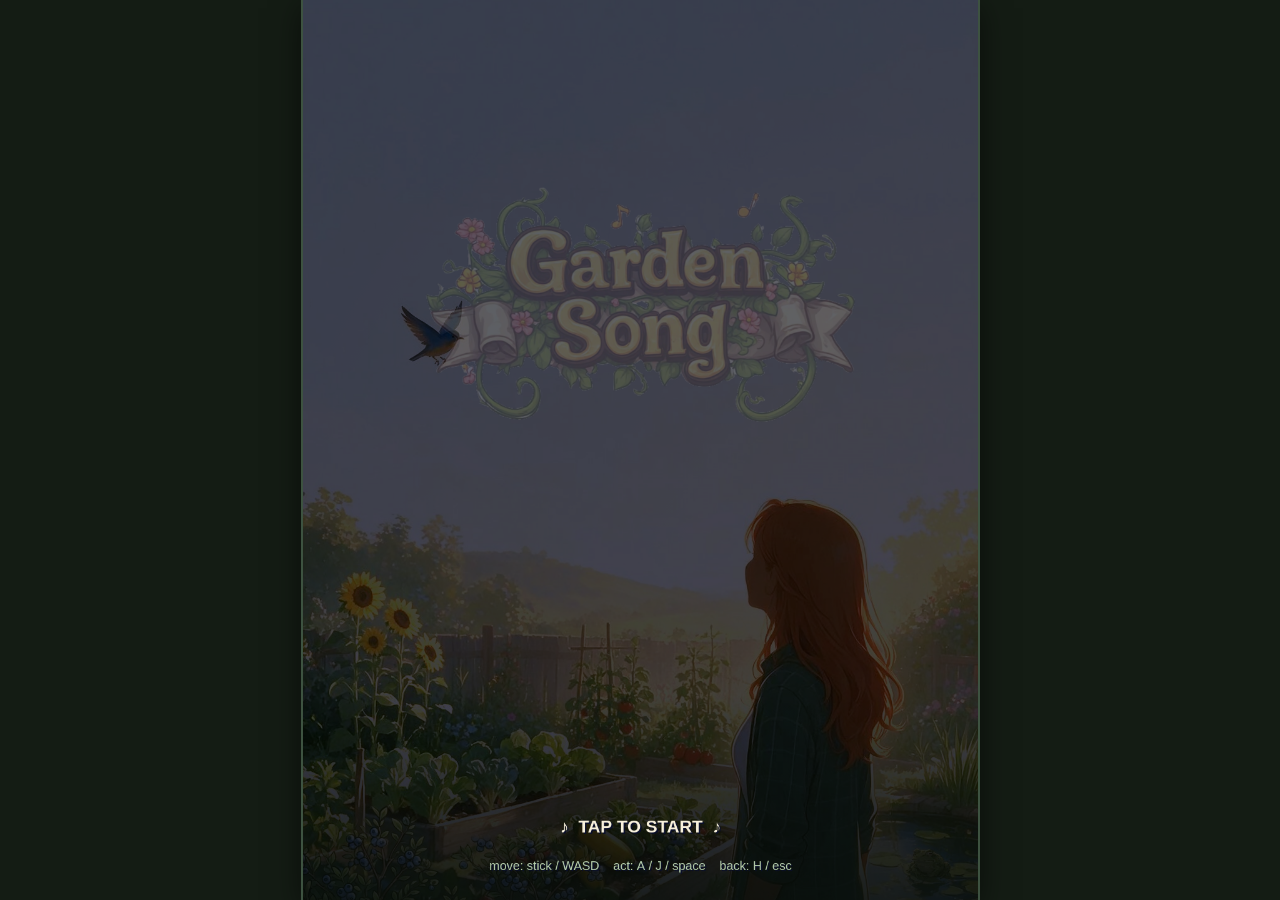
<file: index.html>
<!DOCTYPE html>
<html lang="en">
<head>
<meta charset="UTF-8">
<meta name="viewport" content="width=device-width,initial-scale=1,maximum-scale=1,user-scalable=no,viewport-fit=cover">
<meta name="theme-color" content="#1a2a1e">
<title>Kaitlyn's Garden Song</title>
<link rel="manifest" href="manifest.json">
<link rel="icon" href="assets/icons/icon-192.png">
<link rel="apple-touch-icon" href="assets/icons/icon-192.png">
<link rel="stylesheet" href="css/style.css">
</head>
<body>
<div id="wrap"><canvas id="c"></canvas></div>
<script src="js/assets.js"></script>
<script src="js/data/phrases.js"></script>
<script src="js/data/songs.js"></script>
<script src="js/data/art.js"></script>
<script src="js/data/run.js"></script>
<script src="js/data/sounds.js"></script>
<script src="js/data/effects.js"></script>
<script src="js/00-core.js"></script>
<script src="js/01-content.js"></script>
<script src="js/02-world.js"></script>
<script src="js/03-audio.js"></script>
<script src="js/04-state.js"></script>
<script src="js/05-input.js"></script>
<script src="js/06-overworld.js"></script>
<script src="js/07-hud.js"></script>
<script src="js/08-menu-seed.js"></script>
<script src="js/09-menu-shop.js"></script>
<script src="js/10-menu-pause.js"></script>
<script src="js/11-rhythm.js"></script>
<script src="js/12-battle.js"></script>
<script src="js/13-main.js"></script>
<script src="js/14-daytime.js"></script>
<script src="js/15-house.js"></script>
<script src="js/16-story.js"></script>
<script src="js/17-places.js"></script>
<script src="js/18-fishing.js"></script>
<script src="js/19-tiny.js"></script>
<script src="js/20-friends.js"></script>
<script src="js/21-hd.js"></script>
<script src="js/22-weather.js"></script>
<script src="js/23-requests.js"></script>
<script src="js/24-festivals.js"></script>
<script>
/* Offline support for the published game. On this computer (python serve.py) it is
   left off, and any old one removed, so every edit loads fresh and nothing is cached. */
if('serviceWorker' in navigator){
  if(/^(localhost|127(\.\d+){3}|\[::1\])$/.test(location.hostname))
    navigator.serviceWorker.getRegistrations().then(rs=>rs.forEach(r=>r.unregister())).catch(()=>{});
  else addEventListener('load',()=>navigator.serviceWorker.register('sw.js').catch(()=>{}));
}
</script>
</body>
</html>
</file>
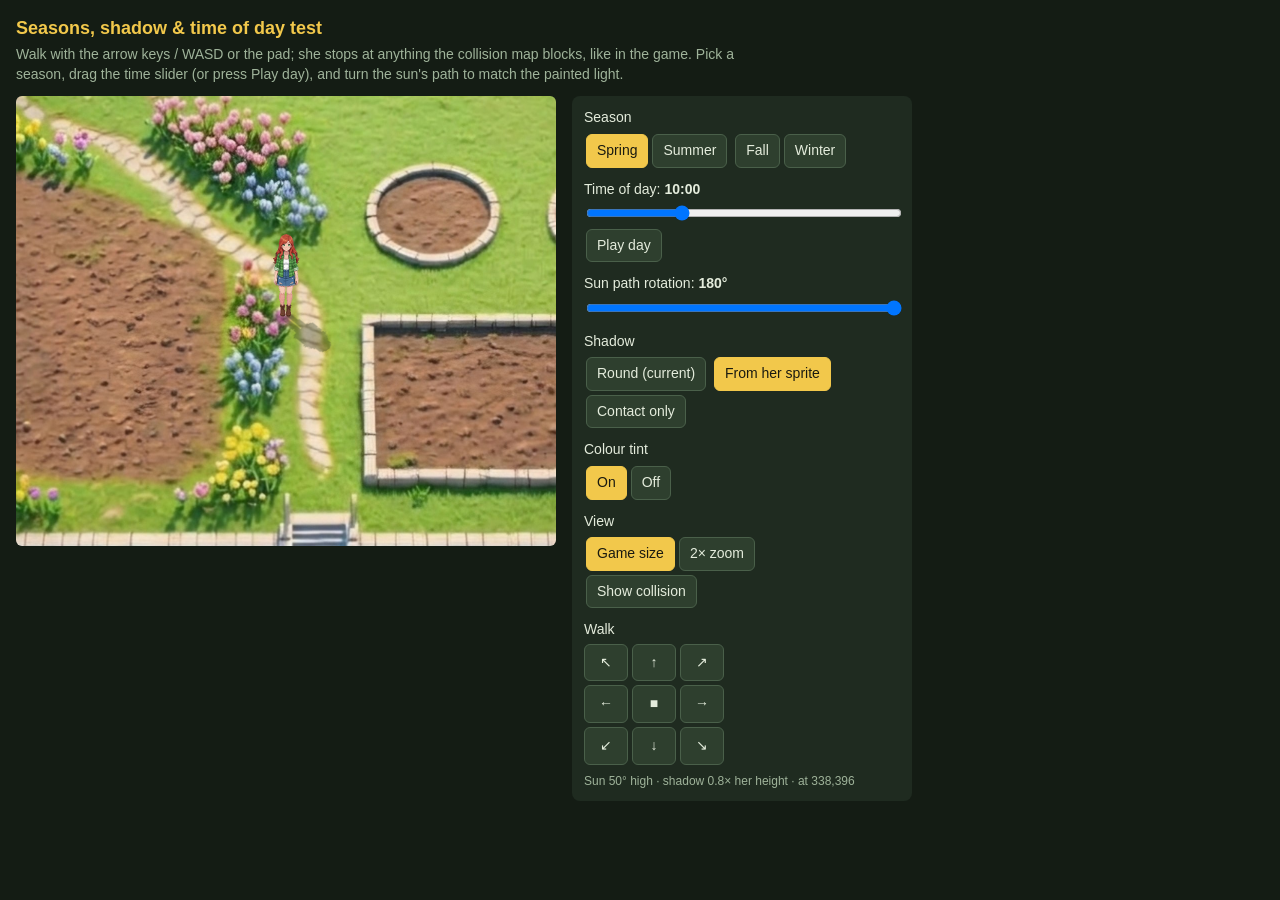
<file: tools/seasons-test.html>
<!DOCTYPE html>
<html lang="en">
<head>
<meta charset="UTF-8">
<meta name="viewport" content="width=device-width,initial-scale=1">
<title>Seasons Test</title>
<style>
  :root { --bg:#141c14; --panel:#1f2b20; --ink:#e4ecdc; --dim:#9fb39a; --accent:#f2c84b; }
  * { box-sizing:border-box; }
  body { margin:0; background:var(--bg); color:var(--ink); font:14px/1.4 Verdana, sans-serif; padding:16px; }
  h1 { font-size:18px; margin:0 0 4px; color:var(--accent); }
  p.note { margin:0 0 12px; color:var(--dim); max-width:720px; }
  .wrap { display:flex; gap:16px; flex-wrap:wrap; align-items:flex-start; }
  canvas { display:block; width:540px; max-width:100%; height:auto; border-radius:6px; background:#1b2418; touch-action:none; }
  .controls { background:var(--panel); border-radius:8px; padding:12px; width:340px; max-width:100%; }
  .controls label { display:block; margin:10px 0 4px; }
  .controls label:first-child { margin-top:0; }
  input[type=range] { width:100%; }
  button { background:#2e3f2e; color:var(--ink); border:1px solid #4a604a; border-radius:6px; padding:6px 10px; margin:2px; cursor:pointer; font:inherit; }
  button.on { background:var(--accent); color:#1a1a10; border-color:var(--accent); }
  .pad { display:grid; grid-template-columns:repeat(3,44px); gap:4px; margin-top:4px; }
  .pad button { margin:0; padding:8px 0; }
  .stat { color:var(--dim); font-size:12px; margin-top:8px; }
</style>
</head>
<body>
<h1>Seasons, shadow &amp; time of day test</h1>
<p class="note">Walk with the arrow keys / WASD or the pad; she stops at anything the collision map blocks, like in the game. Pick a season, drag the time slider (or press Play day), and turn the sun's path to match the painted light.</p>

<div class="wrap">
  <canvas id="c" width="1080" height="900"></canvas>
  <div class="controls">
    <label>Season</label>
    <div id="seasonopts">
      <button data-v="spring" class="on">Spring</button><button data-v="summer">Summer</button>
      <button data-v="fall">Fall</button><button data-v="winter">Winter</button>
    </div>

    <label for="hour">Time of day: <b id="hourv"></b></label>
    <input id="hour" type="range" min="5" max="22" step="0.05" value="10">
    <div id="playopts"><button data-v="play">Play day</button></div>

    <label for="rot">Sun path rotation: <b id="rotv"></b></label>
    <input id="rot" type="range" min="-180" max="180" step="5" value="180">

    <label>Shadow</label>
    <div id="shadowopts">
      <button data-v="round">Round (current)</button>
      <button data-v="sprite" class="on">From her sprite</button>
      <button data-v="contact">Contact only</button>
    </div>

    <label>Colour tint</label>
    <div id="tintopts"><button data-v="1" class="on">On</button><button data-v="0">Off</button></div>

    <label>View</label>
    <div id="zoomopts"><button data-v="1" class="on">Game size</button><button data-v="2">2× zoom</button></div>
    <div id="colopts"><button data-v="col">Show collision</button></div>

    <label>Walk</label>
    <div class="pad" id="pad"></div>
    <div class="stat" id="stat"></div>
  </div>
</div>

<script src="../js/assets.js"></script>
<script>
/* Same world, camera and scale as the game: a 720x720 logical world, a 360x300
   view, SC device px per logical px. Sprite cells are drawn 1:1 in device px with
   cell row AM.foot on her ground point, which is 12px below her position. */
const SC=3, LW=360, VIEW_H=300, WORLD_W=MAP_META.world, WORLD_H=MAP_META.world;
const AM=ANIM_META, WALK_CYCLE=1400, IDLE_CYCLE=1600, WALK_SPEED=0.072;
const DIRMAP=[['up',0],['northeast',0],['east',0],['southeast',0],['down',0],['southeast',1],['east',1],['northeast',1]];
const ROWOF={}; AM.rows.forEach((r,i)=>ROWOF[r.anim+'_'+r.dir]=i);
const ROWN=AM.rows.map(r=>r.n);
const clamp=(v,a,z)=>v<a?a:v>z?z:v;

const cv=document.getElementById('c'), ctx=cv.getContext('2d');
const W=cv.width, H=cv.height;
const sheet=new Image(); sheet.src='../'+ASSET_ANIM;
const maps={};
function mapImg(season){
  if(!maps[season]){ maps[season]=new Image(); maps[season].src='../'+ASSET_MAPS[season]; }
  return maps[season];
}

/* ---------- collision: the game's 1-bit mask, dark = blocked ---------- */
let COL=null; const colView=document.createElement('canvas');
const colImg=new Image();
colImg.onload=()=>{
  const C=MAP_META.cells, cc=document.createElement('canvas'); cc.width=cc.height=C;
  const g=cc.getContext('2d'); g.drawImage(colImg,0,0,C,C);
  const d=g.getImageData(0,0,C,C).data;
  COL=new Uint8Array(C*C);
  colView.width=colView.height=C; const vg=colView.getContext('2d'), vd=vg.createImageData(C,C);
  for(let i=0,j=0;i<COL.length;i++,j+=4){
    COL[i]=d[j]>128?0:1;
    if(COL[i]){ vd.data[j]=255; vd.data[j+1]=40; vd.data[j+2]=40; vd.data[j+3]=110; }
  }
  vg.putImageData(vd,0,0);
};
colImg.src='../'+ASSET_MAPCOL;
function solidAt(x,y){
  if(x<8||y<8||x>WORLD_W-8||y>WORLD_H-8) return true;
  if(!COL) return false;
  const C=MAP_META.cells, cx=Math.floor(x/WORLD_W*C), cy=Math.floor(y/WORLD_H*C);
  if(cx<0||cy<0||cx>=C||cy>=C) return true;
  return COL[cy*C+cx]===1;
}

// scratch canvases: the current frame as a flat silhouette, and a 1/3-size copy
// that blurs the edges when it is scaled back up
const sil=document.createElement('canvas'); sil.width=AM.cw; sil.height=AM.ch;
const sg=sil.getContext('2d');
const soft=document.createElement('canvas'); soft.width=Math.ceil(AM.cw/3); soft.height=Math.ceil(AM.ch/3);
const sf=soft.getContext('2d');

const P={x:338, y:396, dir:4, moving:false, walkT:0, idleT:0};   // game start position
let season='spring', shadowMode='sprite', tint=true, zoom=1, playing=false, showCol=false;
const held={}; let padDir=null;

/* ---------- sun ---------- */
const SUNRISE=6, SUNSET=19.5, MAX_ELEV=62*Math.PI/180, GROUND_TILT=0.6, MAX_LEN=2.0;
function sun(hour){
  const p=(hour-SUNRISE)/(SUNSET-SUNRISE);
  const up=p>0&&p<1;
  const elev=up?MAX_ELEV*Math.sin(Math.PI*p):0;
  // at rotation 0 the shadow swings from west (morning) through north (noon) to east
  // (evening); 180 (the default, which suits the painted maps) swings it east -> south -> west
  const rot=(+document.getElementById('rot').value)*Math.PI/180;
  const a=Math.PI*clamp(p,0,1)+rot;
  const len=up?Math.min(MAX_LEN,1/Math.tan(Math.max(elev,0.05))):0;
  // fade in after sunrise and out before sunset
  const s=up?Math.min(1,elev/(10*Math.PI/180)):0;
  // (gx,gy): unit direction of the shadow on the ground, y pointing south
  return {elev, len, gx:-Math.cos(a), gy:-Math.sin(a), strength:s};
}
// shadows on snow pick up the blue of the sky
const SHADOW_RGB={spring:[16,32,12], summer:[16,32,12], fall:[34,24,10], winter:[28,40,82]};

/* ---------- colour grade: multiply tint per hour ---------- */
const TINT=[[5,'#26336e',.66],[6,'#ff9a6a',.38],[7.5,'#ffd6a8',.18],[10,'#ffffff',0],[15,'#ffffff',0],
            [17.5,'#ffd296',.18],[19,'#ff8a5a',.36],[20,'#6a5aa0',.5],[21,'#2c3a7a',.64],[22,'#1e2a62',.7]];
function hex(h){ return [1,3,5].map(i=>parseInt(h.slice(i,i+2),16)); }
function tintAt(hour){
  let i=0; while(i<TINT.length-2&&hour>TINT[i+1][0]) i++;
  const [h0,c0,a0]=TINT[i], [h1,c1,a1]=TINT[i+1];
  const t=clamp((hour-h0)/(h1-h0),0,1);
  const A=hex(c0), B=hex(c1);
  return {rgb:A.map((v,k)=>Math.round(v+(B[k]-v)*t)), a:a0+(a1-a0)*t};
}

/* ---------- drawing ---------- */
function frameRect(){
  const [dname,flip]=DIRMAP[P.dir];
  const row=ROWOF[(P.moving?'walk':'idle')+'_'+dname], n=ROWN[row];
  const i=Math.floor((P.moving?P.walkT:P.idleT)/((P.moving?WALK_CYCLE:IDLE_CYCLE)/n))%n;
  return {sx:i*AM.cw, sy:row*AM.ch, flip};
}
function makeSilhouette(f){
  const [r,g,b]=SHADOW_RGB[season];
  sg.setTransform(1,0,0,1,0,0); sg.globalCompositeOperation='source-over';
  sg.clearRect(0,0,AM.cw,AM.ch);
  if(f.flip){ sg.translate(AM.cw,0); sg.scale(-1,1); }
  sg.drawImage(sheet,f.sx,f.sy,AM.cw,AM.ch,0,0,AM.cw,AM.ch);
  sg.setTransform(1,0,0,1,0,0);
  sg.globalCompositeOperation='source-in'; sg.fillStyle='rgb('+r+','+g+','+b+')'; sg.fillRect(0,0,AM.cw,AM.ch);
  sf.clearRect(0,0,soft.width,soft.height); sf.imageSmoothingEnabled=true;
  sf.drawImage(sil,0,0,soft.width,soft.height);
}
function contactShadow(fx,fy,alpha){
  // soft dark patch right under the boots, wider for side views
  const [r,g,b]=SHADOW_RGB[season], c='rgba('+r+','+g+','+b+',';
  const side=(P.dir===2||P.dir===6)?1.25:(P.dir%2?1.12:1);
  const rx=22*side, ry=8;
  ctx.save(); ctx.translate(fx,fy); ctx.scale(1,ry/rx);
  const grad=ctx.createRadialGradient(0,0,0,0,0,rx);
  grad.addColorStop(0,c+alpha+')'); grad.addColorStop(.6,c+alpha*.6+')'); grad.addColorStop(1,c+'0)');
  ctx.fillStyle=grad; ctx.beginPath(); ctx.arc(0,0,rx,0,7); ctx.fill(); ctx.restore();
}
function castShadow(fx,fy,s){
  if(s.strength<=0) return;
  // lay the silhouette down on the ground from her feet: height runs along the shadow
  // direction (times its length, ground y squashed by GROUND_TILT for the top-down
  // view), width runs across it unsquashed so low-sun shadows don't go wafer thin.
  // Sprite y is negative above the feet.
  const {gx,gy,len}=s;
  ctx.save(); ctx.globalAlpha=0.30*s.strength; ctx.imageSmoothingEnabled=true;
  ctx.translate(fx,fy);
  // width axis always points screen-right so the shadow never shows her mirrored
  let wx=-gy, wy=gx; if(wx<0||(wx===0&&wy>0)){ wx=-wx; wy=-wy; }
  ctx.transform(wx, wy, -len*gx, -len*gy*GROUND_TILT, 0, 0);
  ctx.drawImage(soft,-AM.cw/2,-AM.foot,AM.cw,AM.ch);
  ctx.restore();
}

function draw(){
  const hour=+document.getElementById('hour').value, s=sun(hour);
  ctx.setTransform(1,0,0,1,0,0); ctx.imageSmoothingEnabled=false;
  ctx.fillStyle='#1b2418'; ctx.fillRect(0,0,W,H);
  const cam={x:clamp(Math.round(P.x-LW/2),0,WORLD_W-LW), y:clamp(Math.round(P.y-VIEW_H/2+15),0,WORLD_H-VIEW_H)};
  const fx=(P.x-cam.x)*SC, fy=(P.y+12-cam.y)*SC;
  ctx.save();
  if(zoom!==1){ ctx.translate(W/2,H/2); ctx.scale(zoom,zoom); ctx.translate(-fx,-fy); }
  const map=mapImg(season);
  if(map.complete&&map.naturalWidth) ctx.drawImage(map,-cam.x*SC,-cam.y*SC,WORLD_W*SC,WORLD_H*SC);
  if(showCol&&COL){ ctx.drawImage(colView,-cam.x*SC,-cam.y*SC,WORLD_W*SC,WORLD_H*SC); }
  if(sheet.complete&&sheet.naturalWidth){
    const f=frameRect();
    if(shadowMode==='round'){
      ctx.globalAlpha=.24; ctx.fillStyle='#1a2810';
      ctx.beginPath(); ctx.ellipse(fx,fy,15*SC,5*SC,0,0,7); ctx.fill(); ctx.globalAlpha=1;
    } else {
      makeSilhouette(f);
      if(shadowMode==='sprite') castShadow(fx,fy,s);
      contactShadow(fx,fy,0.34);
    }
    ctx.save(); ctx.translate(Math.round(fx),Math.round(fy));
    if(f.flip) ctx.scale(-1,1);
    ctx.drawImage(sheet,f.sx,f.sy,AM.cw,AM.ch,-Math.round(AM.cw/2),-AM.foot,AM.cw,AM.ch);
    ctx.restore();
  }
  ctx.restore();
  if(tint){
    const t=tintAt(hour);
    if(t.a>0.002){
      ctx.globalCompositeOperation='multiply'; ctx.globalAlpha=t.a;
      ctx.fillStyle='rgb('+t.rgb.join(',')+')'; ctx.fillRect(0,0,W,H);
      ctx.globalCompositeOperation='source-over'; ctx.globalAlpha=1;
    }
  }
  if(!(map.complete&&map.naturalWidth)){
    ctx.fillStyle='#e4ecdc'; ctx.font='36px Verdana'; ctx.textAlign='center'; ctx.fillText('Loading '+season+'…',W/2,H/2);
  }
  const hh=Math.floor(hour), mm=Math.floor((hour-hh)*60);
  document.getElementById('hourv').textContent=hh+':'+String(mm).padStart(2,'0');
  document.getElementById('rotv').textContent=document.getElementById('rot').value+'°';
  document.getElementById('stat').textContent=(s.strength>0
    ? 'Sun '+Math.round(s.elev*180/Math.PI)+'° high · shadow '+s.len.toFixed(1)+'× her height'
    : 'Sun down: contact shadow only')+' · at '+Math.round(P.x)+','+Math.round(P.y);
}

/* ---------- input ---------- */
const KEYS={arrowup:[0,-1],w:[0,-1],arrowdown:[0,1],s:[0,1],arrowleft:[-1,0],a:[-1,0],arrowright:[1,0],d:[1,0]};
addEventListener('keydown',e=>{ const k=e.key.toLowerCase(); if(KEYS[k]){ held[k]=1; e.preventDefault(); } });
addEventListener('keyup',e=>{ delete held[e.key.toLowerCase()]; });
const PAD=[[-1,-1],[0,-1],[1,-1],[-1,0],null,[1,0],[-1,1],[0,1],[1,1]];
const pad=document.getElementById('pad');
PAD.forEach((v,i)=>{
  const b=document.createElement('button');
  b.textContent=['↖','↑','↗','←','■','→','↙','↓','↘'][i];
  b.onclick=()=>{ padDir=(!v||padDir===v)?null:v; [...pad.children].forEach(c=>c.classList.toggle('on',c===b&&!!padDir)); };
  pad.appendChild(b);
});
function dirFromVec(dx,dy){ return ((Math.round(Math.atan2(dy,dx)/(Math.PI/4))+2)%8+8)%8; }
function pick(id,fn){ document.querySelectorAll('#'+id+' button').forEach(b=>b.onclick=()=>{
  fn(b.dataset.v); document.querySelectorAll('#'+id+' button').forEach(x=>x.classList.toggle('on',x===b)); }); }
pick('seasonopts',v=>{ season=v; mapImg(v); });
pick('shadowopts',v=>shadowMode=v);
pick('tintopts',v=>tint=v==='1');
pick('zoomopts',v=>zoom=+v);
document.querySelector('#colopts button').onclick=e=>{ showCol=!showCol; e.target.classList.toggle('on',showCol); };
document.querySelector('#playopts button').onclick=e=>{ playing=!playing; e.target.classList.toggle('on',playing); e.target.textContent=playing?'Pause':'Play day'; };
Object.keys(ASSET_MAPS).forEach(mapImg);   // start loading every season up front

let last=performance.now();
function tick(now){
  const dt=Math.min(50,now-last); last=now;
  let dx=0, dy=0;
  for(const k in held){ dx+=KEYS[k][0]; dy+=KEYS[k][1]; }
  if(!dx&&!dy&&padDir){ [dx,dy]=padDir; }
  const m=Math.hypot(dx,dy);
  if(m>0){
    dx/=m; dy/=m;
    // same rule as the game: test the spot just above her feet, one axis at a time
    const sp=WALK_SPEED*dt, nx=P.x+dx*sp, ny=P.y+dy*sp;
    if(!solidAt(nx,P.y+9)) P.x=nx;
    if(!solidAt(P.x,ny+9)) P.y=ny;
    P.x=clamp(P.x,21,WORLD_W-21); P.y=clamp(P.y,24,WORLD_H-30);
    P.dir=dirFromVec(dx,dy); P.walkT+=dt; P.moving=true;
  } else { P.moving=false; P.walkT=0; P.idleT+=dt; }
  if(playing){
    const h=document.getElementById('hour'); let v=+h.value+dt/1000*0.6;   // ~28s per day
    if(v>22) v=5; h.value=v;
  }
  draw(); requestAnimationFrame(tick);
}
requestAnimationFrame(tick);
</script>
</body>
</html>
</file>
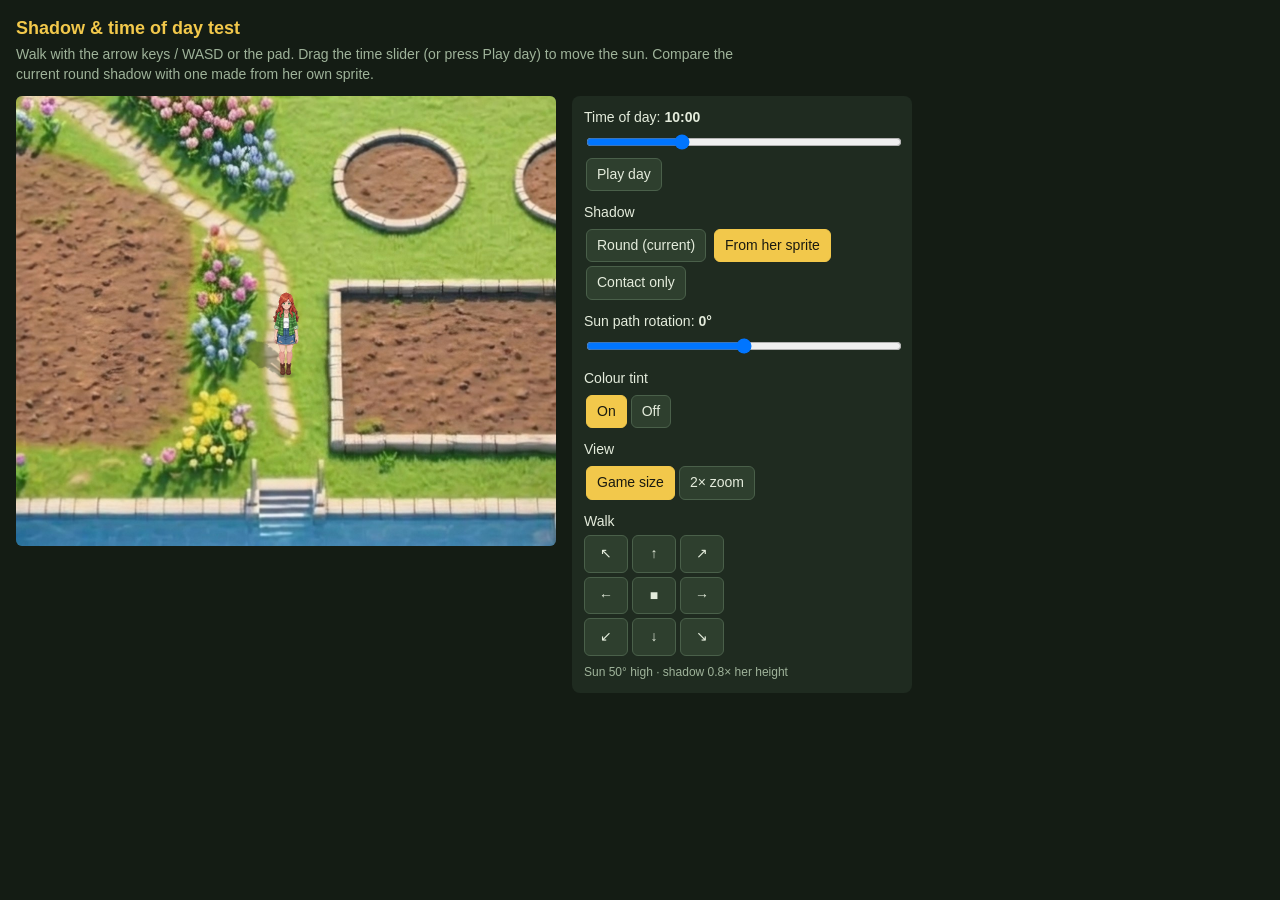
<file: tools/shadow-test.html>
<!DOCTYPE html>
<html lang="en">
<head>
<meta charset="UTF-8">
<meta name="viewport" content="width=device-width,initial-scale=1">
<title>Shadow Test</title>
<style>
  :root { --bg:#141c14; --panel:#1f2b20; --ink:#e4ecdc; --dim:#9fb39a; --accent:#f2c84b; }
  * { box-sizing:border-box; }
  body { margin:0; background:var(--bg); color:var(--ink); font:14px/1.4 Verdana, sans-serif; padding:16px; }
  h1 { font-size:18px; margin:0 0 4px; color:var(--accent); }
  p.note { margin:0 0 12px; color:var(--dim); max-width:720px; }
  .wrap { display:flex; gap:16px; flex-wrap:wrap; align-items:flex-start; }
  canvas { display:block; width:540px; max-width:100%; height:auto; border-radius:6px; background:#2b3a2a; touch-action:none; }
  .controls { background:var(--panel); border-radius:8px; padding:12px; width:340px; max-width:100%; }
  .controls label { display:block; margin:10px 0 4px; }
  .controls label:first-child { margin-top:0; }
  input[type=range] { width:100%; }
  button { background:#2e3f2e; color:var(--ink); border:1px solid #4a604a; border-radius:6px; padding:6px 10px; margin:2px; cursor:pointer; font:inherit; }
  button.on { background:var(--accent); color:#1a1a10; border-color:var(--accent); }
  .pad { display:grid; grid-template-columns:repeat(3,44px); gap:4px; margin-top:4px; }
  .pad button { margin:0; padding:8px 0; }
  .stat { color:var(--dim); font-size:12px; margin-top:8px; }
</style>
</head>
<body>
<h1>Shadow &amp; time of day test</h1>
<p class="note">Walk with the arrow keys / WASD or the pad. Drag the time slider (or press Play day) to move the sun. Compare the current round shadow with one made from her own sprite.</p>

<div class="wrap">
  <canvas id="c" width="1080" height="900"></canvas>
  <div class="controls">
    <label for="hour">Time of day: <b id="hourv"></b></label>
    <input id="hour" type="range" min="5" max="22" step="0.05" value="10">
    <div id="playopts"><button data-v="play">Play day</button></div>

    <label>Shadow</label>
    <div id="shadowopts">
      <button data-v="round">Round (current)</button>
      <button data-v="sprite" class="on">From her sprite</button>
      <button data-v="contact">Contact only</button>
    </div>

    <label for="rot">Sun path rotation: <b id="rotv"></b></label>
    <input id="rot" type="range" min="-180" max="180" step="5" value="0">

    <label>Colour tint</label>
    <div id="tintopts"><button data-v="1" class="on">On</button><button data-v="0">Off</button></div>

    <label>View</label>
    <div id="zoomopts"><button data-v="1" class="on">Game size</button><button data-v="2">2× zoom</button></div>

    <label>Walk</label>
    <div class="pad" id="pad"></div>
    <div class="stat" id="stat"></div>
  </div>
</div>

<script src="../js/assets.js"></script>
<script>
/* Same scale as the game: SC device px per logical px, sprite cells drawn 1:1 in
   device px with cell row AM.foot on her ground point. */
const SC=3, AM=ANIM_META, WALK_CYCLE=1400, IDLE_CYCLE=1600, WALK_SPEED=0.072;
const DIRMAP=[['up',0],['northeast',0],['east',0],['southeast',0],['down',0],['southeast',1],['east',1],['northeast',1]];
const ROWOF={}; AM.rows.forEach((r,i)=>ROWOF[r.anim+'_'+r.dir]=i);
const ROWN=AM.rows.map(r=>r.n);

const cv=document.getElementById('c'), ctx=cv.getContext('2d');
const W=cv.width, H=cv.height;
const sheet=new Image(), map=new Image();
sheet.src='../'+ASSET_ANIM; map.src='../'+ASSET_MAP;

// scratch canvases: the current frame as a flat silhouette, and a 1/3-size copy
// that blurs the edges when it is scaled back up
const sil=document.createElement('canvas'); sil.width=AM.cw; sil.height=AM.ch;
const sg=sil.getContext('2d');
const soft=document.createElement('canvas'); soft.width=Math.ceil(AM.cw/3); soft.height=Math.ceil(AM.ch/3);
const sf=soft.getContext('2d');

let px=360, py=470, dir=4, moving=false, walkT=0, idleT=0;
let shadowMode='sprite', tint=true, zoom=1, playing=false;
const held={}; let padDir=null;

/* ---------- sun ---------- */
const SUNRISE=6, SUNSET=19.5, MAX_ELEV=62*Math.PI/180, GROUND_TILT=0.6;
function sun(hour){
  const p=(hour-SUNRISE)/(SUNSET-SUNRISE);
  const up=p>0&&p<1;
  const elev=up?MAX_ELEV*Math.sin(Math.PI*p):0;
  // the shadow swings from west (morning) through north (noon) to east (evening)
  const rot=(+document.getElementById('rot').value)*Math.PI/180;
  const a=Math.PI*Math.min(1,Math.max(0,p))+rot;
  const len=up?Math.min(2.4,1/Math.tan(Math.max(elev,0.05))):0;
  // fade in after sunrise and out before sunset
  const s=up?Math.min(1,elev/(10*Math.PI/180)):0;
  // (gx,gy): unit direction of the shadow on the ground, y pointing south
  return {elev, len, gx:-Math.cos(a), gy:-Math.sin(a), strength:s};
}

/* ---------- colour grade: multiply tint per hour ---------- */
const TINT=[[5,'#26336e',.66],[6,'#ff9a6a',.38],[7.5,'#ffd6a8',.18],[10,'#ffffff',0],[15,'#ffffff',0],
            [17.5,'#ffd296',.18],[19,'#ff8a5a',.36],[20,'#6a5aa0',.5],[21,'#2c3a7a',.64],[22,'#1e2a62',.7]];
function hex(h){ return [1,3,5].map(i=>parseInt(h.slice(i,i+2),16)); }
function tintAt(hour){
  let i=0; while(i<TINT.length-2&&hour>TINT[i+1][0]) i++;
  const [h0,c0,a0]=TINT[i], [h1,c1,a1]=TINT[i+1];
  const t=Math.min(1,Math.max(0,(hour-h0)/(h1-h0)));
  const A=hex(c0), B=hex(c1);
  return {rgb:A.map((v,k)=>Math.round(v+(B[k]-v)*t)), a:a0+(a1-a0)*t};
}

/* ---------- drawing ---------- */
function frameRect(){
  const [dname,flip]=DIRMAP[dir];
  const row=ROWOF[(moving?'walk':'idle')+'_'+dname], n=ROWN[row];
  const i=Math.floor((moving?walkT:idleT)/((moving?WALK_CYCLE:IDLE_CYCLE)/n))%n;
  return {sx:i*AM.cw, sy:row*AM.ch, flip};
}
function makeSilhouette(f){
  sg.setTransform(1,0,0,1,0,0); sg.globalCompositeOperation='source-over';
  sg.clearRect(0,0,AM.cw,AM.ch);
  if(f.flip){ sg.translate(AM.cw,0); sg.scale(-1,1); }
  sg.drawImage(sheet,f.sx,f.sy,AM.cw,AM.ch,0,0,AM.cw,AM.ch);
  sg.setTransform(1,0,0,1,0,0);
  sg.globalCompositeOperation='source-in'; sg.fillStyle='#10200c'; sg.fillRect(0,0,AM.cw,AM.ch);
  sf.clearRect(0,0,soft.width,soft.height); sf.imageSmoothingEnabled=true;
  sf.drawImage(sil,0,0,soft.width,soft.height);
}
function contactShadow(fx,fy,alpha){
  // soft dark patch right under the boots, wider for side views
  const side=(dir===2||dir===6)?1.25:(dir%2?1.12:1);
  const rx=22*side, ry=8;
  ctx.save(); ctx.translate(fx,fy); ctx.scale(1,ry/rx);
  const g=ctx.createRadialGradient(0,0,0,0,0,rx);
  g.addColorStop(0,'rgba(16,32,12,'+alpha+')'); g.addColorStop(.6,'rgba(16,32,12,'+alpha*.6+')'); g.addColorStop(1,'rgba(16,32,12,0)');
  ctx.fillStyle=g; ctx.beginPath(); ctx.arc(0,0,rx,0,7); ctx.fill(); ctx.restore();
}
function castShadow(fx,fy,s){
  if(s.strength<=0) return;
  // lay the silhouette down on the ground from her feet: height runs along the shadow
  // direction (times its length, ground y squashed by GROUND_TILT for the top-down
  // view), width runs across it unsquashed so low-sun shadows don't go wafer thin.
  // Sprite y is negative above the feet.
  const {gx,gy,len}=s;
  ctx.save(); ctx.globalAlpha=0.30*s.strength; ctx.imageSmoothingEnabled=true;
  ctx.translate(fx,fy);
  // width axis always points screen-right so the shadow never shows her mirrored
  let wx=-gy, wy=gx; if(wx<0||(wx===0&&wy>0)){ wx=-wx; wy=-wy; }
  ctx.transform(wx, wy, -len*gx, -len*gy*GROUND_TILT, 0, 0);
  ctx.drawImage(soft,-AM.cw/2,-AM.foot,AM.cw,AM.ch);
  ctx.restore();
}

function draw(){
  const hour=+document.getElementById('hour').value, s=sun(hour);
  ctx.setTransform(1,0,0,1,0,0); ctx.imageSmoothingEnabled=false;
  ctx.fillStyle='#2b3a2a'; ctx.fillRect(0,0,W,H);
  // camera: her feet at the centre of the view, map wrapping round
  const fx=W/2, fy=H*0.62;
  ctx.save(); ctx.translate(fx,fy); ctx.scale(zoom,zoom); ctx.translate(-fx,-fy);
  if(map.complete&&map.naturalWidth){
    const mw=map.naturalWidth, mh=map.naturalHeight;
    const ox=((px*SC-fx)%mw+mw)%mw, oy=((py*SC-fy)%mh+mh)%mh;
    for(let i=-1;i<=1;i++) for(let j=-1;j<=1;j++) ctx.drawImage(map,-ox+i*mw,-oy+j*mh);
  }
  if(sheet.complete&&sheet.naturalWidth){
    const f=frameRect();
    if(shadowMode==='round'){
      ctx.globalAlpha=.24; ctx.fillStyle='#1a2810';
      ctx.beginPath(); ctx.ellipse(fx,fy,15*SC,5*SC,0,0,7); ctx.fill(); ctx.globalAlpha=1;
    } else {
      makeSilhouette(f);
      if(shadowMode==='sprite') castShadow(fx,fy,s);
      contactShadow(fx,fy,0.34);
    }
    ctx.save(); ctx.translate(fx,fy);
    if(f.flip) ctx.scale(-1,1);
    ctx.drawImage(sheet,f.sx,f.sy,AM.cw,AM.ch,-Math.round(AM.cw/2),-AM.foot,AM.cw,AM.ch);
    ctx.restore();
  }
  ctx.restore();
  if(tint){
    const t=tintAt(hour);
    if(t.a>0.002){
      ctx.globalCompositeOperation='multiply'; ctx.globalAlpha=t.a;
      ctx.fillStyle='rgb('+t.rgb.join(',')+')'; ctx.fillRect(0,0,W,H);
      ctx.globalCompositeOperation='source-over'; ctx.globalAlpha=1;
    }
  }
  const hh=Math.floor(hour), mm=Math.floor((hour-hh)*60);
  document.getElementById('hourv').textContent=hh+':'+String(mm).padStart(2,'0');
  document.getElementById('rotv').textContent=document.getElementById('rot').value+'°';
  document.getElementById('stat').textContent=s.strength>0
    ? 'Sun '+Math.round(s.elev*180/Math.PI)+'° high · shadow '+s.len.toFixed(1)+'× her height'
    : 'Sun down: contact shadow only';
}

/* ---------- input ---------- */
const KEYS={arrowup:[0,-1],w:[0,-1],arrowdown:[0,1],s:[0,1],arrowleft:[-1,0],a:[-1,0],arrowright:[1,0],d:[1,0]};
addEventListener('keydown',e=>{ const k=e.key.toLowerCase(); if(KEYS[k]){ held[k]=1; e.preventDefault(); } });
addEventListener('keyup',e=>{ delete held[e.key.toLowerCase()]; });
const PAD=[[-1,-1],[0,-1],[1,-1],[-1,0],null,[1,0],[-1,1],[0,1],[1,1]];
const pad=document.getElementById('pad');
PAD.forEach(v=>{
  const b=document.createElement('button');
  b.textContent=v?['↖','↑','↗','←','','→','↙','↓','↘'][PAD.indexOf(v)]:'■';
  b.onclick=()=>{ padDir=(!v||padDir===v)?null:v; [...pad.children].forEach(c=>c.classList.toggle('on',c===b&&!!padDir)); };
  pad.appendChild(b);
});
function dirFromVec(dx,dy){ return ((Math.round(Math.atan2(dy,dx)/(Math.PI/4))+2)%8+8)%8; }
function pick(id,fn){ document.querySelectorAll('#'+id+' button').forEach(b=>b.onclick=()=>{
  fn(b.dataset.v); document.querySelectorAll('#'+id+' button').forEach(x=>x.classList.toggle('on',x===b)); }); }
pick('shadowopts',v=>shadowMode=v);
pick('tintopts',v=>tint=v==='1');
pick('zoomopts',v=>zoom=+v);
document.querySelector('#playopts button').onclick=e=>{ playing=!playing; e.target.classList.toggle('on',playing); e.target.textContent=playing?'Pause':'Play day'; };

let last=performance.now();
function tick(now){
  const dt=Math.min(50,now-last); last=now;
  let dx=0, dy=0;
  for(const k in held){ dx+=KEYS[k][0]; dy+=KEYS[k][1]; }
  if(!dx&&!dy&&padDir){ [dx,dy]=padDir; }
  const m=Math.hypot(dx,dy);
  if(m>0){ dx/=m; dy/=m; px+=dx*WALK_SPEED*dt; py+=dy*WALK_SPEED*dt; dir=dirFromVec(dx,dy); walkT+=dt; moving=true; }
  else { moving=false; walkT=0; idleT+=dt; }
  if(playing){
    const h=document.getElementById('hour'); let v=+h.value+dt/1000*0.6;   // ~28s per day
    if(v>22) v=5; h.value=v;
  }
  draw(); requestAnimationFrame(tick);
}
requestAnimationFrame(tick);
</script>
</body>
</html>
</file>
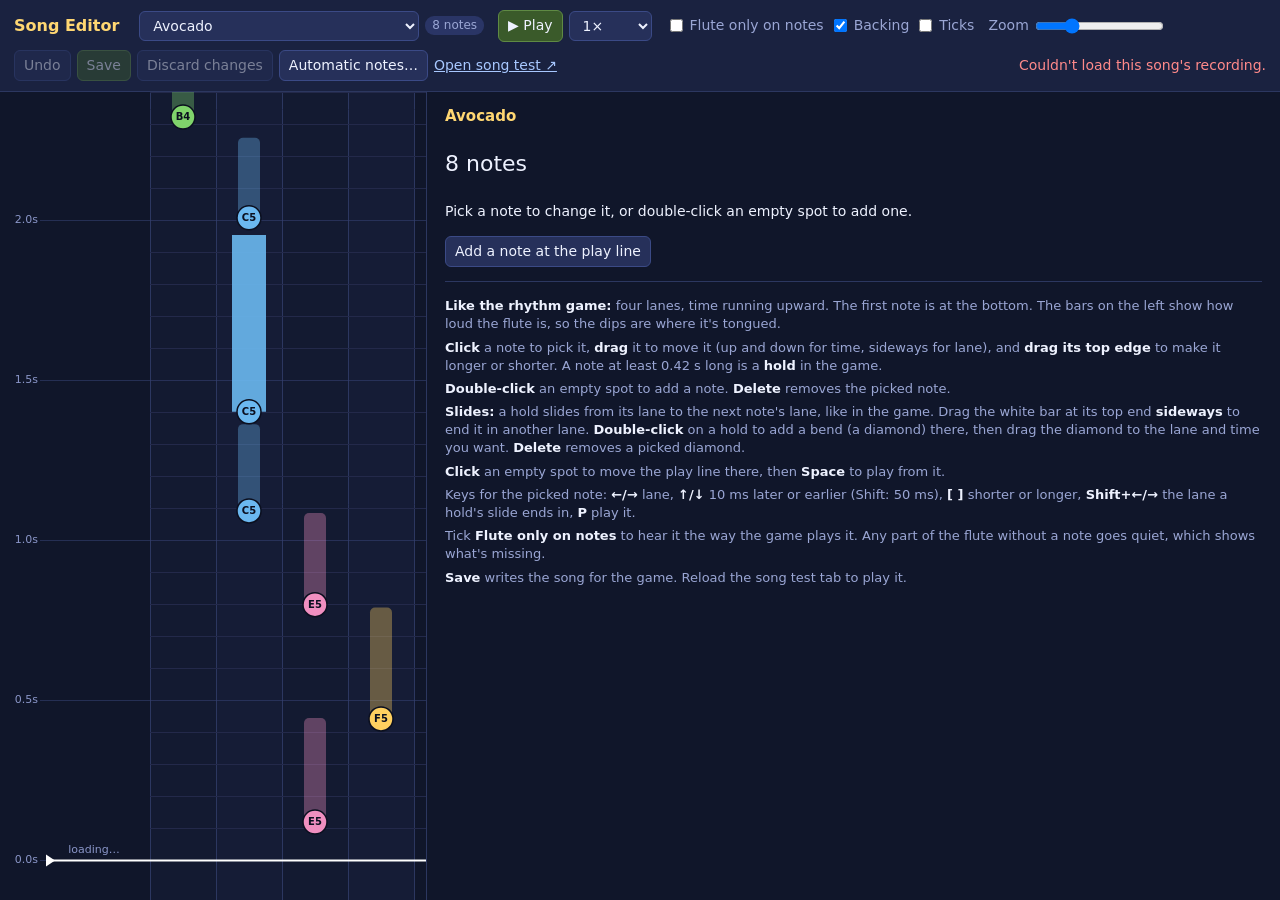
<file: tools/song-editor.html>
<!doctype html>
<html lang="en">
<head>
<meta charset="utf-8">
<meta name="viewport" content="width=device-width,initial-scale=1">
<title>Song Editor</title>
<!-- The rhythm game's note editor. Run the game locally (python serve.py) and open
     http://localhost:8000/tools/song-editor.html. Saving writes tools/song_edits.json and
     js/data/songs.js through serve.py, so the game's song test plays the edit on reload. -->
<style>
:root{--bg:#10162a;--panel:#1a2240;--line:#2c3760;--ink:#eef2ff;--dim:#9aa6d4;--gold:#ffd772;--bad:#ff8a8a;--ok:#9fe39a}
*{box-sizing:border-box}
html,body{margin:0;height:100%;background:var(--bg);color:var(--ink);font:14px/1.4 system-ui,Segoe UI,sans-serif}
header{display:flex;flex-wrap:wrap;gap:8px 14px;align-items:center;padding:10px 14px;background:var(--panel);border-bottom:1px solid var(--line)}
header .grp{display:flex;gap:6px;align-items:center}
h1{font-size:16px;margin:0 6px 0 0;color:var(--gold)}
select,button,input[type=number]{font:inherit;color:var(--ink);background:#26305a;border:1px solid #3b4a86;border-radius:6px;padding:5px 9px}
button{cursor:pointer}button:hover{background:#2f3b70}button:disabled{opacity:.45;cursor:default}
button.main{background:#3a5a2a;border-color:#5f8a44}button.main:hover{background:#46702f}
label{color:var(--dim);display:flex;gap:4px;align-items:center;cursor:pointer}
a{color:#a8c8ff}
#status{margin-left:auto;color:var(--dim)}#status.bad{color:var(--bad)}#status.ok{color:var(--ok)}
main{display:flex;height:calc(100% - var(--hh,58px))}
#scroll{flex:0 0 auto;overflow-y:auto;overflow-x:hidden;border-right:1px solid var(--line);position:relative}
canvas{display:block;touch-action:none}
aside{flex:1;overflow:auto;padding:14px 18px;min-width:240px}
aside h2{font-size:15px;margin:0 0 8px;color:var(--gold)}
.row{display:flex;gap:8px;align-items:center;margin:6px 0}
.row span{width:70px;color:var(--dim)}
.row input,.row select{width:110px}
.help{color:var(--dim);font-size:13px;border-top:1px solid var(--line);margin-top:14px;padding-top:10px}
.help b{color:var(--ink)}.help p{margin:5px 0}
.big{font-size:22px;color:var(--ink)}
aside h3{font-size:14px;margin:14px 0 4px;color:var(--gold)}
.hint{color:var(--dim);font-size:13px;margin:6px 0}
.warn{color:#ffc58a;font-size:13px;margin:8px 0;padding:6px 9px;border:1px solid #8a5a2a;border-radius:6px;background:#2a2018}
.row.on span{color:var(--gold)}
#fE{width:200px}
.bend span{width:56px}.bend input{width:76px}.bend select{width:84px}.bend button{padding:3px 8px}
.row .tag{width:auto}
.tag{display:inline-block;padding:1px 7px;border-radius:9px;background:#2a3566;color:var(--dim);font-size:12px}
@media (max-width:760px){main{flex-direction:column}#scroll{flex:1 1 60%;border-right:0;border-bottom:1px solid var(--line)}aside{flex:0 0 auto}}
</style>
</head>
<body>
<header id="top">
  <h1>Song Editor</h1>
  <div class="grp"><select id="song" title="Song"></select><span id="count" class="tag"></span></div>
  <div class="grp">
    <button id="play" class="main" title="Play or pause (Space)">▶ Play</button>
    <select id="speed" title="Playback speed"><option value="1">1×</option><option value="0.75">0.75×</option><option value="0.5">0.5×</option></select>
  </div>
  <div class="grp">
    <label title="Like the game: you only hear the flute while a note is playing"><input type="checkbox" id="gate">Flute only on notes</label>
    <label><input type="checkbox" id="backing" checked>Backing</label>
    <label title="A tick where each note starts"><input type="checkbox" id="clicks">Ticks</label>
  </div>
  <div class="grp"><label>Zoom <input type="range" id="zoom" min="120" max="900" value="320"></label></div>
  <div class="grp">
    <button id="undo" title="Undo (Ctrl+Z)">Undo</button>
    <button id="save" class="main" title="Save (Ctrl+S)">Save</button>
    <button id="revert" title="Back to the last save">Discard changes</button>
    <button id="reset" title="Forget all hand edits to this song and read the recording again">Automatic notes…</button>
    <a href="../?songtest" target="_blank" title="The game, with every song at the music stand">Open song test ↗</a>
  </div>
  <span id="status"></span>
</header>
<main>
  <div id="scroll"><canvas id="cv"></canvas></div>
  <aside>
    <div id="info"></div>
    <div class="help">
      <p><b>Like the rhythm game:</b> four lanes, time running upward. The first note is at the bottom. The bars on the left show how loud the flute is, so the dips are where it's tongued.</p>
      <p><b>Click</b> a note to pick it, <b>drag</b> it to move it (up and down for time, sideways for lane), and <b>drag its top edge</b> to make it longer or shorter. A note at least 0.42 s long is a <b>hold</b> in the game.</p>
      <p><b>Double-click</b> an empty spot to add a note. <b>Delete</b> removes the picked note.</p>
      <p><b>Slides:</b> a hold slides from its lane to the next note's lane, like in the game. Drag the white bar at its top end <b>sideways</b> to end it in another lane. <b>Double-click</b> on a hold to add a bend (a diamond) there, then drag the diamond to the lane and time you want. <b>Delete</b> removes a picked diamond.</p>
      <p><b>Click</b> an empty spot to move the play line there, then <b>Space</b> to play from it.</p>
      <p>Keys for the picked note: <b>←/→</b> lane, <b>↑/↓</b> 10 ms later or earlier (Shift: 50 ms), <b>[ ]</b> shorter or longer, <b>Shift+←/→</b> the lane a hold's slide ends in, <b>P</b> play it.</p>
      <p>Tick <b>Flute only on notes</b> to hear it the way the game plays it. Any part of the flute without a note goes quiet, which shows what's missing.</p>
      <p><b>Save</b> writes the song for the game. Reload the song test tab to play it.</p>
    </div>
  </aside>
</main>
<script src="../js/data/songs.js"></script>
<script>
'use strict';
/* ---------- layout (css px) ---------- */
const GUT=46, ENV_W=96, LANE_W=66, LANES=4, PAD=40, LX=GUT+ENV_W+8, W=LX+LANES*LANE_W+12;
const LANE_COL=['#7fd36b','#6bb8f0','#f08fc0','#ffd060'], HOLD=0.42;
const NAMES=['C','C#','D','D#','E','F','F#','G','G#','A','A#','B'];
const pitchName=s=>NAMES[((s%12)+12)%12]+(4+Math.floor(s/12));
const $=id=>document.getElementById(id);
const cv=$('cv'), g=cv.getContext('2d'), scroller=$('scroll');
let AC=null, key=null, S=null, notes=[], saved='[]', sel=-1, undo=[], env=null, bufs=null;
let pps=320, H=0, play=null, head=0, drag=null, dirtyDraw=true, bendSel=null;
const readOnly=()=>!!(S&&S.parts);
const isHold=n=>n.d>=HOLD, laneX=l=>LX+l*LANE_W+LANE_W/2;
/* A hold slides, as in the game: from its lane, through its bends (b: [[seconds in, lane]]),
   to its end lane (e; without one, the next note's lane, or its own for the last note). */
const endLane=i=>{ const n=notes[i]; return n.e!=null?n.e:notes[i+1]?notes[i+1].l:n.l; };
const pathOf=i=>{ const n=notes[i]; return [[0,n.l]].concat((n.b||[]).filter(q=>q[0]<n.d),[[n.d,endLane(i)]]); };
/* how long a hold lasts in the game (s), or 0 if the game makes it a tap: as songHoldDur
   in js/11-rhythm.js, it lets go 0.16 s before a note comes in the lane its slide is in
   by then, and must still be 0.3 s long */
function gameDur(i){
  const n=notes[i]; if(!isHold(n)) return 0;
  const P=pathOf(i), laneAt=s=>{ for(let j=1;j<P.length;j++) if(s<=P[j][0]){ const [a,la]=P[j-1],[z,lz]=P[j];
    return Math.round(z>a?la+(lz-la)*(s-a)/(z-a):lz); } return P[P.length-1][1]; };
  let d=n.d, by=null; const end=P[P.length-1][1];
  for(let j=i+1;j<notes.length&&notes[j].t<n.t+n.d+0.16;j++)
    if(!(j===i+1&&notes[j].l===end&&end!==n.l)&&laneAt(Math.min(notes[j].t-n.t,n.d))===notes[j].l&&notes[j].t-n.t-0.16<d){ d=notes[j].t-n.t-0.16; by=j; }
  return {d:d>=0.3?d:0, by};
}
/* how far (px) a point is from a hold's slide */
function nearPath(i,x,y){ const n=notes[i], P=pathOf(i).map(([dt,l])=>[laneX(l),yOf(n.t+dt)]); let best=1e9;
  for(let j=1;j<P.length;j++){ const [ax,ay]=P[j-1],[bx,by]=P[j], dx=bx-ax, dy=by-ay, L=dx*dx+dy*dy;
    const k=L?Math.max(0,Math.min(1,((x-ax)*dx+(y-ay)*dy)/L)):0; best=Math.min(best,Math.hypot(x-ax-k*dx,y-ay-k*dy)); }
  return best; }
const yOf=t=>H-PAD-t*pps, tOf=y=>(H-PAD-y)/pps;
const laneOf=x=>Math.max(0,Math.min(LANES-1,Math.floor((x-LX)/LANE_W)));
const snap=v=>Math.round(v*1000)/1000;
const status=(txt,cls)=>{ const e=$('status'); e.textContent=txt||''; e.className=cls||''; };
const changed=()=>JSON.stringify(notes)!==saved;
function title(k){
  if(k.startsWith('practice_')) return k.slice(9)+' (practice)';
  return k[0].toUpperCase()+k.slice(1);
}

/* ---------- songs ---------- */
function fillSongs(){
  const sel=$('song'), keys=Object.keys(SONG_DATA).sort((a,b)=>a.startsWith('practice_')-b.startsWith('practice_')||a.localeCompare(b));
  sel.innerHTML=keys.map(k=>'<option value="'+k+'">'+title(k)+'</option>').join('');
  const want=new URLSearchParams(location.search).get('song');
  sel.value=keys.includes(want)?want:keys[0];
}
async function openSong(k){
  stop(); key=k; S=SONG_DATA[k];
  notes=S.n.map(n=>JSON.parse(JSON.stringify(n))); saved=JSON.stringify(notes); sel=-1; bendSel=null; undo=[];
  history.replaceState(null,'','?song='+encodeURIComponent(k));
  layout(); head=0; scroller.scrollTop=H; env=null; bufs=null; info(); draw();
  status('Loading the recording…');
  try{
    if(!AC) AC=new (window.AudioContext||window.webkitAudioContext)();
    const get=part=>fetch('../assets/audio/songs/'+S.file+'_'+part+'.m4a').then(r=>{ if(!r.ok) throw 0; return r.arrayBuffer(); })
      .then(b=>new Promise((res,rej)=>AC.decodeAudioData(b,res,rej)));
    const [fl,bk]=await Promise.all([get('flute'),get('backing')]);
    if(key!==k) return;
    bufs={flute:fl,backing:bk}; env=envelope(fl); status(readOnly()?'Made of the crop songs: edit those, and this follows.':''); draw();
  }catch(e){ status("Couldn't load this song's recording.",'bad'); }
}
/* how loud the flute is, every 10 ms, 0..1 */
function envelope(buf){
  const d=buf.getChannelData(0), step=Math.round(buf.sampleRate*0.01), out=new Float32Array(Math.ceil(d.length/step));
  let pk=1e-6;
  for(let i=0;i<out.length;i++){ let s=0; const a=i*step, b=Math.min(d.length,a+step);
    for(let j=a;j<b;j++) s+=d[j]*d[j]; out[i]=Math.sqrt(s/Math.max(1,b-a)); pk=Math.max(pk,out[i]); }
  for(let i=0;i<out.length;i++) out[i]/=pk;
  return out;
}
function layout(){
  pps=+$('zoom').value; H=Math.ceil(S.len*pps+PAD*2);
  const dpr=window.devicePixelRatio||1;
  cv.width=W*dpr; cv.height=H*dpr; cv.style.width=W+'px'; cv.style.height=H+'px';
  g.setTransform(dpr,0,0,dpr,0,0); dirtyDraw=true;
}

/* ---------- drawing ---------- */
function draw(){
  dirtyDraw=false;
  g.fillStyle='#10162a'; g.fillRect(0,0,W,H);
  /* lanes */
  for(let l=0;l<LANES;l++){ g.fillStyle=l%2?'#151c36':'#131a31'; g.fillRect(LX+l*LANE_W,0,LANE_W,H); }
  g.strokeStyle='#2c3760'; g.lineWidth=1;
  for(let l=0;l<=LANES;l++){ g.beginPath(); g.moveTo(LX+l*LANE_W+.5,0); g.lineTo(LX+l*LANE_W+.5,H); g.stroke(); }
  /* time grid: every 0.1 s, labelled every 0.5 s */
  g.font='11px system-ui'; g.textAlign='right'; g.textBaseline='middle';
  for(let i=0;i<=Math.ceil(S.len*10);i++){ const t=i/10, y=Math.round(yOf(t))+.5, major=i%5===0;
    g.strokeStyle=major?'#34407099':'#23294a'; g.beginPath(); g.moveTo(major?GUT-6:LX,y); g.lineTo(W,y); g.stroke();
    if(major){ g.fillStyle='#8a96c8'; g.fillText(t.toFixed(1)+'s',GUT-8,y); } }
  /* where each part of a song made of others starts */
  if(S.parts){ g.textAlign='left';
    S.parts.forEach(([p,at])=>{ const y=Math.round(yOf(at))+.5; g.strokeStyle='#ffd77288'; g.beginPath(); g.moveTo(GUT,y); g.lineTo(W,y); g.stroke();
      g.fillStyle='#ffd772'; g.fillText(title(p),LX+4,y-8); }); }
  /* the flute's loudness */
  if(env){ g.fillStyle='#4f6ab0';
    for(let i=0;i<env.length;i++){ const t=i*0.01, y=yOf(t+0.01), h=Math.max(1,0.01*pps), w=env[i]*ENV_W;
      g.fillRect(GUT+ENV_W-w,y,w,h); } }
  else { g.fillStyle='#8a96c8'; g.textAlign='center'; g.fillText('loading…',GUT+ENV_W/2,yOf(0)-10); }
  /* notes */
  notes.forEach((n,i)=>drawNote(n,i,i===sel));
  /* the play line */
  const y=Math.round(yOf(head))+.5;
  g.strokeStyle='#ffffff'; g.lineWidth=2; g.beginPath(); g.moveTo(GUT,y); g.lineTo(W,y); g.stroke(); g.lineWidth=1;
  g.fillStyle='#ffffff'; g.beginPath(); g.moveTo(GUT,y-6); g.lineTo(GUT+9,y); g.lineTo(GUT,y+6); g.fill();
}
function drawNote(n,i,on){
  const x=LX+n.l*LANE_W, y0=yOf(n.t), y1=yOf(n.t+n.d), col=LANE_COL[n.l], hold=isHold(n), cx=x+LANE_W/2;
  const edit=on&&!readOnly();
  if(hold){                              /* the hold's slide, bending lane to lane */
    const P=pathOf(i).map(([dt,l])=>[laneX(l),yOf(n.t+dt)]);
    const line=w=>{ g.lineWidth=w; g.lineJoin='round'; g.lineCap='butt'; g.beginPath();
      P.forEach(([px,py],j)=>j?g.lineTo(px,py):g.moveTo(px,py)); g.stroke(); };
    if(on){ g.strokeStyle='#ffffff'; line(40); }
    g.globalAlpha=gameDur(i).d?0.9:0.35; g.strokeStyle=col; line(34); g.globalAlpha=1;   /* faint: a tap in the game */
    /* the bends, and the end (drag it: up and down for length, sideways for the end lane) */
    P.slice(1,-1).forEach(([px,py],j)=>{ const picked=on&&n.b&&n.b[j]===bendSel;
      g.beginPath(); g.moveTo(px,py-7); g.lineTo(px+7,py); g.lineTo(px,py+7); g.lineTo(px-7,py); g.closePath();
      g.fillStyle=picked?'#ffd772':'#ffffff'; g.fill(); g.lineWidth=1.5; g.strokeStyle='#0b0f1f'; g.stroke(); });
    if(edit){ const [ex,ey]=P[P.length-1]; g.fillStyle='#ffffff'; g.fillRect(ex-14,ey-3,28,6);
      g.strokeStyle='#0b0f1f'; g.lineWidth=1; g.strokeRect(ex-14+.5,ey-3+.5,27,5); }
  } else {
    g.globalAlpha=0.35; g.fillStyle=col; roundRect(x+22,y1,LANE_W-44,y0-y1,5); g.fill(); g.globalAlpha=1;
    if(on){ g.strokeStyle='#ffffff'; g.lineWidth=3; roundRect(x+6,y1-2,LANE_W-12,y0-y1+16,8); g.stroke(); }
    if(edit){ g.fillStyle='#ffffff'; g.fillRect(cx-12,y1-3,24,6); }    /* the handle for its length */
  }
  g.beginPath(); g.arc(cx,y0,12,0,7); g.fillStyle=col; g.fill();
  g.lineWidth=on?3:1.5; g.strokeStyle=on?'#ffffff':'#0b0f1f'; g.stroke();
  g.lineWidth=1;
  g.fillStyle='#0b0f1f'; g.font='bold 10px system-ui'; g.textAlign='center'; g.textBaseline='middle';
  g.fillText(pitchName(n.s),cx,y0+.5);
}
function roundRect(x,y,w,h,r){ r=Math.max(0,Math.min(r,w/2,h/2)); g.beginPath(); g.moveTo(x+r,y);
  g.arcTo(x+w,y,x+w,y+h,r); g.arcTo(x+w,y+h,x,y+h,r); g.arcTo(x,y+h,x,y,r); g.arcTo(x,y,x+w,y,r); g.closePath(); }

/* ---------- the picked note's details ---------- */
function info(){
  const el=$('info'), n=notes[sel];
  $('count').textContent=notes.length+' notes'+(changed()?' · unsaved':'');
  ['save','revert'].forEach(id=>$(id).disabled=readOnly()||!changed());
  $('undo').disabled=!undo.length; $('reset').disabled=readOnly();
  if(readOnly()){ el.innerHTML='<h2>'+title(key)+'</h2><p>This song is the crop songs played one after another, so its notes come from theirs. Edit a crop song and save, and this one follows.</p>'; return; }
  if(!n){ el.innerHTML='<h2>'+title(key)+'</h2><p class="big">'+notes.length+' notes</p><p>Pick a note to change it, or double-click an empty spot to add one.</p><p><button id="addAt">Add a note at the play line</button></p>';
    $('addAt').onclick=()=>addNote(head,1); return; }
  const opts=[]; for(let s=-5;s<=31;s++) opts.push('<option value="'+s+'"'+(s===n.s?' selected':'')+'>'+pitchName(s)+'</option>');
  el.innerHTML='<h2>Note '+(sel+1)+' of '+notes.length+'</h2>'+
    '<div class="row"><span>Starts</span><input type="number" id="fT" step="0.01" min="0" value="'+n.t.toFixed(3)+'"> s</div>'+
    '<div class="row"><span>Length</span><input type="number" id="fD" step="0.01" min="0.05" value="'+n.d.toFixed(3)+'"> s <span class="tag">'+(n.d>=HOLD?(gameDur(sel).d?'hold':'tap in the game'):'tap')+'</span></div>'+
    '<div class="row"><span>Lane</span><select id="fL">'+[0,1,2,3].map(l=>'<option value="'+l+'"'+(l===n.l?' selected':'')+'>'+(l+1)+'</option>').join('')+'</select></div>'+
    '<div class="row"><span>Pitch</span><select id="fS">'+opts.join('')+'</select></div>'+
    '<div class="row"><button id="fP">▶ Hear it</button><button id="fX">Delete</button></div>'+slidePanel(n);
  const set=(f)=>{ push(); f(notes[sel]); tidy(); };
  if(isHold(n)){
    $('fE').onchange=e=>set(n=>{ if(e.target.value==='') delete n.e; else n.e=+e.target.value; });
    (n.b||[]).forEach((q,j)=>{
      $('bT'+j).onchange=e=>set(n=>n.b[j][0]=snap(Math.max(0.02,Math.min(n.d-0.02,+e.target.value||0.02))));
      $('bL'+j).onchange=e=>set(n=>n.b[j][1]=+e.target.value);
      $('bX'+j).onclick=()=>{ bendSel=n.b[j]; removeBend(); }; });
    $('fB').onclick=()=>{ const P=pathOf(sel); let a=0,z=n.d;           /* in the middle of the longest stretch */
      for(let j=1;j<P.length;j++) if(P[j][0]-P[j-1][0]>z-a){ a=P[j-1][0]; z=P[j][0]; }
      const mid=(a+z)/2; addBend(sel,mid,Math.round(slidePos(sel,mid))); };
  }
  $('fT').onchange=e=>set(n=>n.t=Math.max(0,Math.min(S.len-0.05,snap(+e.target.value||0))));
  $('fD').onchange=e=>set(n=>n.d=Math.max(0.05,snap(+e.target.value||0.05)));
  $('fL').onchange=e=>set(n=>n.l=+e.target.value);
  $('fS').onchange=e=>set(n=>n.s=+e.target.value);
  $('fP').onclick=()=>hearNote(notes[sel]);
  $('fX').onclick=()=>removeNote();
}

/* the lane (a fraction while it's sliding) a hold's slide is at, dt seconds in */
function slidePos(i,dt){ const P=pathOf(i);
  for(let j=1;j<P.length;j++) if(dt<=P[j][0]){ const [a,la]=P[j-1],[z,lz]=P[j]; return z>a?la+(lz-la)*(dt-a)/(z-a):lz; }
  return P[P.length-1][1]; }
/* the picked hold's slide: where it ends, and its bends */
function slidePanel(n){
  if(!isHold(n)) return '<p class="hint">Make it '+HOLD+' s or longer and it becomes a hold, which can slide.</p>';
  /* the game lets go of a hold before a note comes in the lane it's in, so it can be pressed again */
  const G=gameDur(sel), by=G.by!=null?notes[G.by]:null, why=by?' Note '+(G.by+1)+' comes in lane '+(by.l+1)+' while the slide is in that lane, and the game lets go 0.16 s before it so it can be pressed again.':'';
  const warn=!G.d?'<p class="warn">In the game this is a <b>tap</b>: a hold must last at least 0.3 s.'+why+' Slide away from that lane sooner, or move one of the notes.</p>'
    :G.d<n.d-0.001?'<p class="hint">In the game it lets go after '+G.d.toFixed(2)+' s.'+why+'</p>':'';
  const last=sel===notes.length-1, next=last?n.l:notes[sel+1].l, laneOpts=v=>[0,1,2,3].map(l=>'<option value="'+l+'"'+(l===v?' selected':'')+'>Lane '+(l+1)+'</option>').join('');
  let h=warn+'<h3>Slide</h3>'+
    '<div class="row"><span>Ends in</span><select id="fE" title="Shift+←/→"><option value=""'+(n.e==null?' selected':'')+'>Lane '+(next+1)+(last?' (its own: the last note)':' (the next note\'s)')+'</option>'+
      [0,1,2,3].map(l=>'<option value="'+l+'"'+(l===n.e?' selected':'')+'>Lane '+(l+1)+'</option>').join('')+'</select></div>';
  (n.b||[]).forEach((q,j)=>{ h+='<div class="row bend'+(q===bendSel?' on':'')+'"><span>Bend '+(j+1)+'</span>'+
    '<input type="number" id="bT'+j+'" step="0.01" min="0.02" value="'+q[0].toFixed(3)+'" title="Seconds after the note starts">s'+
    '<select id="bL'+j+'">'+laneOpts(q[1])+'</select><button id="bX'+j+'" title="Remove this bend">✕</button></div>'; });
  h+='<div class="row"><button id="fB">+ Add a bend</button></div>'+
    '<p class="hint">The slide goes from lane '+(n.l+1)+(n.b?' through each bend':'')+' to lane '+(endLane(sel)+1)+
    ', in straight lines. To go up a lane and back for a trill, add a bend in the next lane and end in this one.</p>';
  return h;
}

/* ---------- editing ---------- */
function push(){ undo.push(JSON.stringify(notes)); if(undo.length>200) undo.shift(); }
function tidy(){ const cur=notes[sel]; notes.sort((a,b)=>a.t-b.t); sel=cur?notes.indexOf(cur):-1;
  notes.forEach(n=>{                     /* a tap has no slide; a hold's bends stay inside it, in order */
    if(!isHold(n)){ delete n.e; delete n.b; return; }
    if(n.b){ n.b=n.b.filter(q=>q[0]>0&&q[0]<n.d).sort((a,b)=>a[0]-b[0]); if(!n.b.length) delete n.b; } });
  if(!(cur&&cur.b&&cur.b.includes(bendSel))) bendSel=null;
  dirtyDraw=true; info(); }
function addBend(i,dt,l){
  const n=notes[i]; if(!n||!isHold(n)||readOnly()) return;
  dt=snap(Math.max(0.02,Math.min(n.d-0.02,dt)));
  push(); const q=[dt,l]; (n.b=n.b||[]).push(q); sel=i; bendSel=q; tidy();
}
function removeBend(){
  const n=notes[sel]; if(!n||!n.b||!bendSel) return;
  push(); n.b=n.b.filter(q=>q!==bendSel); bendSel=null; tidy();
}
function addNote(t,l){
  if(readOnly()) return;
  push();
  const same=notes.filter(n=>n.l===l), near=same.sort((a,b)=>Math.abs(a.t-t)-Math.abs(b.t-t))[0];
  const n={t:snap(Math.max(0,Math.min(S.len-0.1,t))),d:0.25,s:near?near.s:[S.lo,Math.round((2*S.lo+S.hi)/3),Math.round((S.lo+2*S.hi)/3),S.hi][l],l};
  notes.push(n); sel=notes.length-1; tidy();
}
function removeNote(){ if(sel<0||readOnly()) return; push(); notes.splice(sel,1); sel=-1; tidy(); }
function hit(x,y){
  if(x<LX-12||x>LX+LANES*LANE_W+12) return null;
  /* the picked note's handles first: a bend, or the end of its length */
  const p=notes[sel];
  if(p&&!readOnly()){
    if(isHold(p)){ const P=pathOf(sel);
      for(let j=1;j<P.length-1;j++) if(Math.hypot(x-laneX(P[j][1]),y-yOf(p.t+P[j][0]))<=10) return {i:sel,mode:'bend',q:p.b[j-1]};
      const E=P[P.length-1]; if(Math.abs(x-laneX(E[1]))<=18&&Math.abs(y-yOf(p.t+p.d))<=7) return {i:sel,mode:'len'}; }
    else if(Math.abs(x-laneX(p.l))<=LANE_W/2&&Math.abs(y-yOf(p.t+p.d))<=7&&y<yOf(p.t)-10) return {i:sel,mode:'len'};
  }
  for(let i=notes.length-1;i>=0;i--){ const n=notes[i], y0=yOf(n.t);
    if(Math.hypot(x-laneX(n.l),y-y0)<=14) return {i,mode:'move'};
    if(isHold(n)?nearPath(i,x,y)<=18:(n.l===laneOf(x)&&y<=y0&&y>=yOf(n.t+n.d)-4)) return {i,mode:'move',body:true}; }
  return null;
}
cv.addEventListener('pointerdown',e=>{
  const r=cv.getBoundingClientRect(), x=e.clientX-r.left, y=e.clientY-r.top, h=hit(x,y);
  if(h&&!readOnly()){
    sel=h.i; bendSel=h.q||null; const n=notes[sel];
    drag={mode:h.mode,q:h.q,y0:y,x0:x,t:n.t,d:n.d,l:n.l,before:JSON.stringify(notes),moved:false};
    cv.setPointerCapture(e.pointerId); info(); dirtyDraw=true;
  } else if(h){ sel=h.i; bendSel=null; info(); dirtyDraw=true; }
  else { sel=-1; bendSel=null; info(); seek(Math.max(0,Math.min(S.len,tOf(y)))); }
});
cv.addEventListener('pointermove',e=>{
  const r=cv.getBoundingClientRect(), x=e.clientX-r.left, y=e.clientY-r.top;
  if(!drag){ const h=hit(x,y); cv.style.cursor=h?(h.mode==='len'?'ns-resize':h.mode==='bend'?'move':'grab'):'crosshair'; return; }
  const n=notes[sel]; if(!n) return;
  if(Math.abs(y-drag.y0)>2||Math.abs(x-drag.x0)>6) drag.moved=true;
  if(!drag.moved) return;
  if(drag.mode==='len'){ n.d=Math.max(0.05,snap(drag.d+(drag.y0-y)/pps));
    if(isHold(n)&&Math.abs(x-drag.x0)>LANE_W/2) n.e=laneOf(x); }          /* sideways: where the slide ends */
  else if(drag.mode==='bend'){ drag.q[0]=snap(Math.max(0.02,Math.min(n.d-0.02,tOf(y)-n.t))); drag.q[1]=laneOf(x);
    n.b.sort((a,b)=>a[0]-b[0]); }
  else { n.t=Math.max(0,Math.min(S.len-0.05,snap(drag.t+(drag.y0-y)/pps)));
    n.l=Math.max(0,Math.min(LANES-1,drag.l+laneOf(x)-laneOf(drag.x0))); }   /* grabbed anywhere along its slide */
  dirtyDraw=true;
});
cv.addEventListener('pointerup',()=>{
  if(drag&&drag.moved){ undo.push(drag.before); tidy(); }
  drag=null;
});
cv.addEventListener('dblclick',e=>{
  const r=cv.getBoundingClientRect(), x=e.clientX-r.left, y=e.clientY-r.top;
  if(x<LX||x>LX+LANES*LANE_W) return;
  const h=hit(x,y);
  if(!h) addNote(tOf(y),laneOf(x));
  else if(h.body&&isHold(notes[h.i])) addBend(h.i,tOf(y)-notes[h.i].t,laneOf(x));   /* on a hold: a bend there */
});
addEventListener('keydown',e=>{
  if(e.target.tagName==='INPUT'||e.target.tagName==='SELECT'){ if(e.key==='Enter') e.target.blur(); return; }
  const n=notes[sel], k=e.key, step=e.shiftKey?0.05:0.01;
  if(k===' '){ e.preventDefault(); toggle(); return; }
  if((e.ctrlKey||e.metaKey)&&k.toLowerCase()==='z'){ e.preventDefault(); doUndo(); return; }
  if((e.ctrlKey||e.metaKey)&&k.toLowerCase()==='s'){ e.preventDefault(); save(); return; }
  if(!n||readOnly()) return;
  const edit=f=>{ e.preventDefault(); push(); f(); tidy(); };
  if(k==='Delete'||k==='Backspace'){ e.preventDefault(); if(bendSel) removeBend(); else removeNote(); }
  else if(e.shiftKey&&(k==='ArrowLeft'||k==='ArrowRight')){ if(isHold(n)) edit(()=>n.e=Math.max(0,Math.min(LANES-1,endLane(sel)+(k==='ArrowLeft'?-1:1)))); }
  else if(k==='ArrowLeft') edit(()=>n.l=Math.max(0,n.l-1));
  else if(k==='ArrowRight') edit(()=>n.l=Math.min(LANES-1,n.l+1));
  else if(k==='ArrowUp') edit(()=>n.t=Math.min(S.len-0.05,snap(n.t+step)));
  else if(k==='ArrowDown') edit(()=>n.t=Math.max(0,snap(n.t-step)));
  else if(k===']') edit(()=>n.d=snap(n.d+step));
  else if(k==='[') edit(()=>n.d=Math.max(0.05,snap(n.d-step)));
  else if(k.toLowerCase()==='p') hearNote(n);
});
function doUndo(){ if(!undo.length) return; notes=JSON.parse(undo.pop()); sel=-1; bendSel=null; dirtyDraw=true; info(); }

/* ---------- playing ---------- */
function stop(){ if(!play) return; play.srcs.forEach(s=>{ try{ s.stop(); }catch(e){} }); play=null; $('play').textContent='▶ Play'; }
function seek(t){ const was=!!play; stop(); head=t; dirtyDraw=true; if(was) start(t); }
function toggle(){ if(play) stop(); else start(head>=S.len-0.05?0:head); }
function start(from,until){
  if(!bufs||!AC) return; AC.resume(); stop();
  const rate=+$('speed').value, t0=AC.currentTime+0.06, srcs=[];
  const src=(buf,vol)=>{ const s=AC.createBufferSource(), gn=AC.createGain(); s.buffer=buf; s.playbackRate.value=rate;
    gn.gain.value=vol; s.connect(gn); gn.connect(AC.destination); s.start(t0,from); srcs.push(s); return gn; };
  const at=t=>t0+(t-from)/rate;
  const fg=src(bufs.flute,1);
  if($('gate').checked){                  /* only while a note sounds, as in the game */
    fg.gain.setValueAtTime(0.0001,t0);
    notes.filter(n=>n.t+n.d>from).forEach(n=>{ const s=Math.max(t0,at(n.t)), e=Math.max(s+0.03,at(n.t+n.d));
      fg.gain.setValueAtTime(0.0001,s); fg.gain.linearRampToValueAtTime(1,s+0.008);
      fg.gain.setValueAtTime(1,e); fg.gain.linearRampToValueAtTime(0.0001,e+0.1/rate); });
  }
  if($('backing').checked) src(bufs.backing,0.8);
  if($('clicks').checked) notes.filter(n=>n.t>=from).forEach(n=>{
    const o=AC.createOscillator(), gn=AC.createGain(), t=at(n.t);
    o.frequency.value=1800; gn.gain.setValueAtTime(0.25,t); gn.gain.exponentialRampToValueAtTime(0.001,t+0.04);
    o.connect(gn); gn.connect(AC.destination); o.start(t); o.stop(t+0.05); srcs.push(o); });
  play={t0,from,rate,srcs,until:until==null?S.len:until};
  $('play').textContent='❚❚ Pause';
}
function hearNote(n){ start(Math.max(0,n.t-0.4),n.t+n.d+0.3); }
function tick(){
  if(play){
    head=play.from+Math.max(0,AC.currentTime-play.t0)*play.rate;
    if(head>=play.until){ head=Math.min(play.until,S.len); stop(); }
    /* keep the play line in view, low on the screen like the game's hit line */
    const y=yOf(head), top=scroller.scrollTop, h=scroller.clientHeight;
    if(y<top+h*0.25||y>top+h-20) scroller.scrollTop=y-h*0.75;
    dirtyDraw=true;
  }
  if(dirtyDraw&&S) draw();
  requestAnimationFrame(tick);
}

/* ---------- saving ---------- */
async function post(path,body){
  const r=await fetch(path,{method:'POST',headers:{'Content-Type':'application/json'},body:JSON.stringify(body)});
  let j=null; try{ j=await r.json(); }catch(e){}
  if(!r.ok||!j||!j.ok) throw new Error(j&&j.error?j.error:'Saving only works with the game running on this computer (python serve.py).');
  return j;
}
async function save(){
  if(readOnly()||!changed()) return;
  status('Saving…');
  try{ const j=await post('/api/song-save',{song:key,n:notes});
    Object.assign(SONG_DATA,j.data); S=SONG_DATA[key]; saved=JSON.stringify(notes); info();
    status('Saved. Reload the song test to play it.','ok'); }
  catch(e){ status(e.message,'bad'); }
}
$('save').onclick=save;
$('revert').onclick=()=>{ if(!changed()) return; push(); notes=JSON.parse(saved); sel=-1; bendSel=null; dirtyDraw=true; info(); status('Back to the last save.'); };
$('reset').onclick=async()=>{
  if(!confirm('Forget every hand edit to '+title(key)+' and read its notes from the recording again?')) return;
  status('Reading the recording again (this takes a little while)…');
  try{ const j=await post('/api/song-reset',{song:key}); Object.assign(SONG_DATA,j.data); await openSong(key); status('Notes read from the recording again.','ok'); }
  catch(e){ status(e.message,'bad'); }
};
$('undo').onclick=doUndo;
$('play').onclick=toggle;
$('zoom').oninput=()=>{ const t=tOf(scroller.scrollTop+scroller.clientHeight*0.75); layout(); scroller.scrollTop=yOf(t)-scroller.clientHeight*0.75; };
$('song').onchange=e=>{
  if(changed()&&!confirm('You have unsaved changes to '+title(key)+'. Leave them?')){ e.target.value=key; return; }
  openSong(e.target.value);
};
addEventListener('beforeunload',e=>{ if(changed()){ e.preventDefault(); e.returnValue=''; } });
const fitHeader=()=>document.documentElement.style.setProperty('--hh',$('top').offsetHeight+'px');
addEventListener('resize',fitHeader);
fitHeader(); fillSongs(); openSong($('song').value); requestAnimationFrame(tick);
</script>
</body>
</html>
</file>
<file: css/style.css>
*{box-sizing:border-box;margin:0;padding:0;-webkit-tap-highlight-color:transparent}
html,body{height:100%;background:#141c14;overflow:hidden;
  font-family:Verdana,'Trebuchet MS',sans-serif;touch-action:none;
  user-select:none;-webkit-user-select:none}
#wrap{position:fixed;inset:0;display:flex;align-items:center;justify-content:center}
canvas{background:#000;box-shadow:0 0 0 2px #3d5240,0 8px 30px rgba(0,0,0,.6)}
</file>
